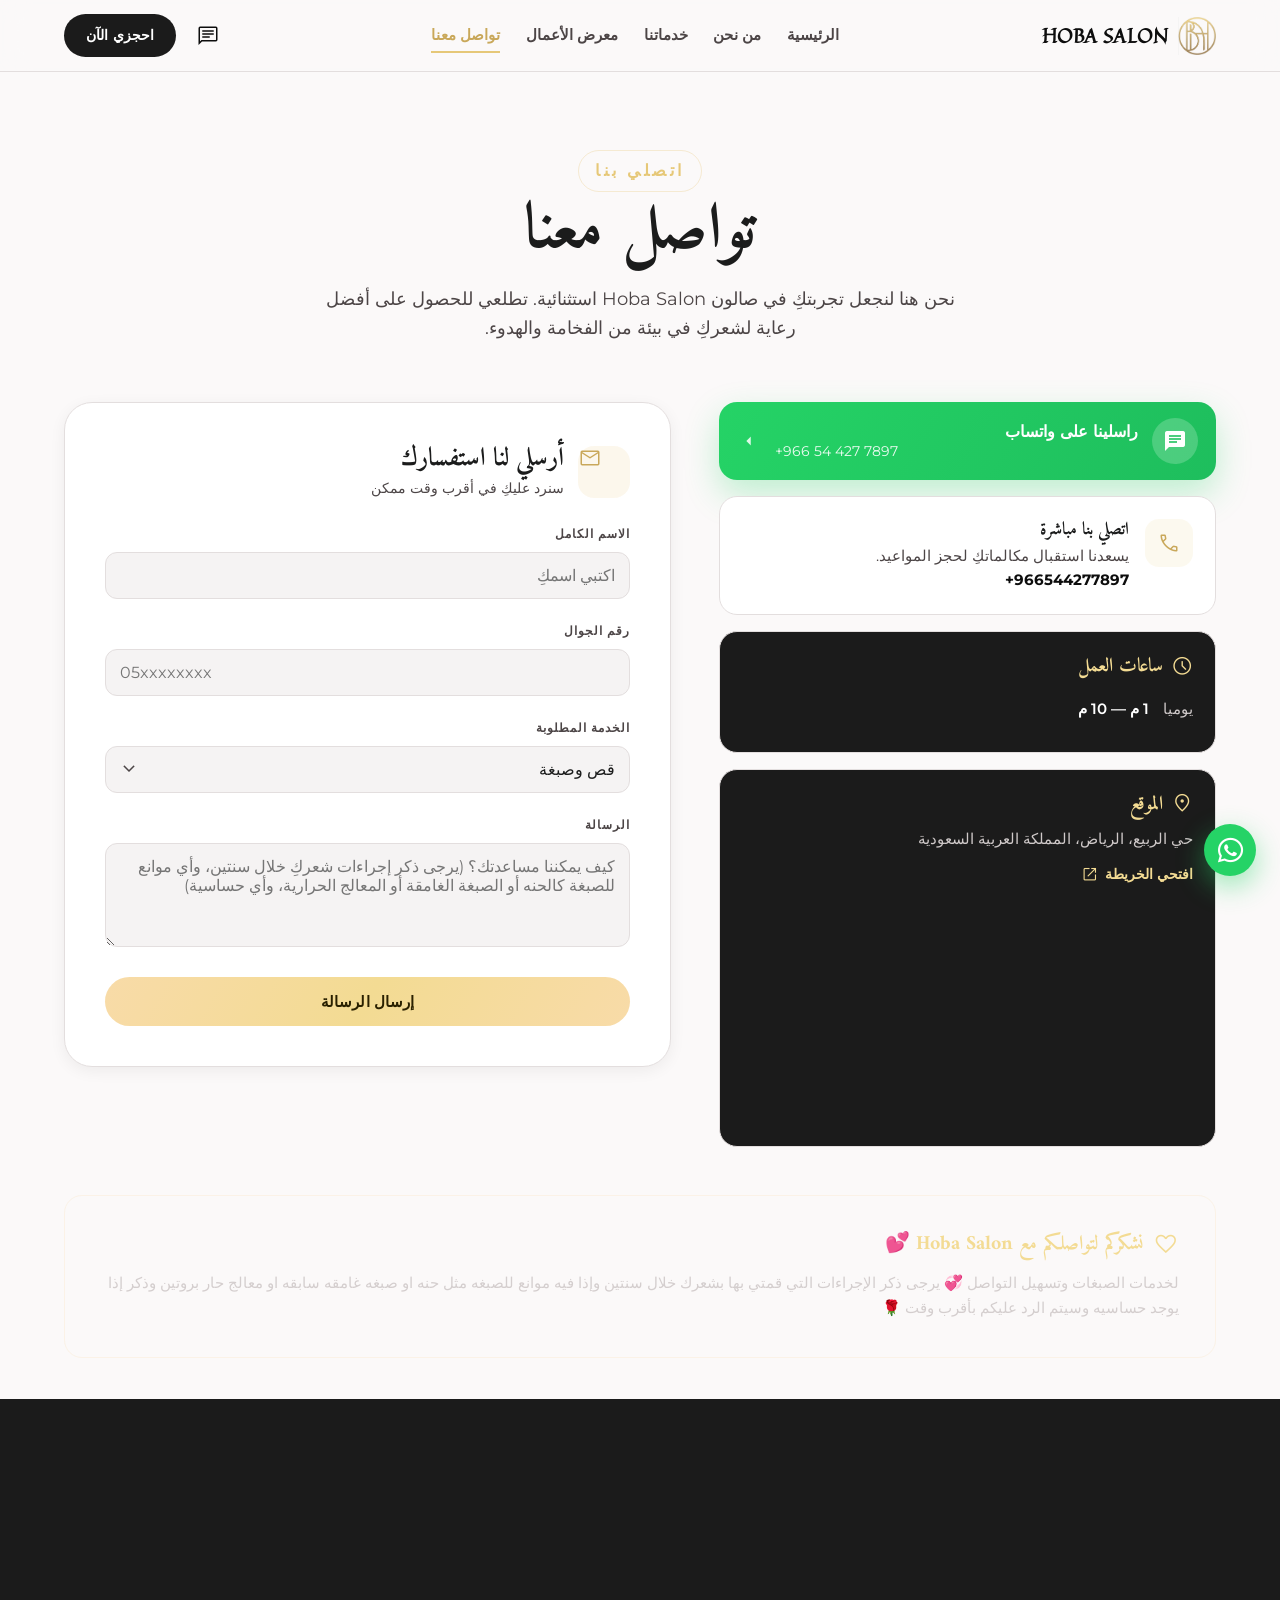
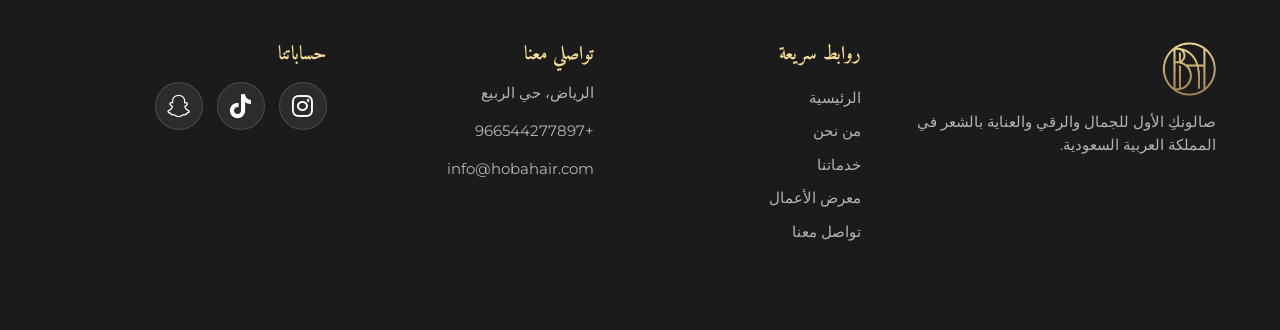
<file: contact.html>
﻿<!DOCTYPE html>
<html dir="rtl" lang="ar">
<head>
  <meta charset="utf-8"/>
  <meta name="viewport" content="width=device-width, initial-scale=1.0"/>
  <title>تواصل معنا | Hoba Salon</title>
  <meta name="description" content="تواصلي مع صالون Hoba Salon لحجز موعدكِ والاستفسار عن خدمات الصبغات والعناية بالشعر."/>
  <link rel="stylesheet" href="assets/css/style.css"/>
  <link rel="stylesheet" href="https://fonts.googleapis.com/css2?family=Material+Symbols+Outlined:wght,FILL@100..700,0..1&display=swap"/>
</head>
<body>

  <div id="header-mount"></div>

  <main class="section contact-page" style="padding-top:clamp(110px,16vw,150px)">
    <div class="container">
      <div class="sec-head reveal" style="text-align:center">
        <span class="eyebrow">اتصلي بنا</span>
        <h1 class="title-lg">تواصل معنا</h1>
        <p class="lead" style="margin-top:12px">نحن هنا لنجعل تجربتكِ في صالون Hoba Salon استثنائية. تطلعي للحصول على أفضل رعاية لشعركِ في بيئة من الفخامة والهدوء.</p>
      </div>

      <div class="contact-grid">
        <!-- Info column -->
        <div class="contact-info reveal">
          <a href="https://wa.me/966544277897" target="_blank" rel="noopener" class="wa-banner">
            <span class="wa-ico"><span class="material-symbols-outlined" style="font-variation-settings:'FILL' 1">chat</span></span>
            <span class="wa-text">
              <b>راسلينا على واتساب</b>
              <span dir="ltr">+966 54 427 7897</span>
            </span>
            <span class="material-symbols-outlined wa-arrow">arrow_left</span>
          </a>

          <div class="info-card">
            <div class="icon"><span class="material-symbols-outlined">call</span></div>
            <div><h3>اتصلي بنا مباشرة</h3><p>يسعدنا استقبال مكالماتكِ لحجز المواعيد.<br/><span dir="ltr" style="font-weight:700;color:var(--primary)">+966544277897</span></p></div>
          </div>

          <div class="info-card dark-card">
            <div>
              <h4><span class="material-symbols-outlined" style="font-size:1.4rem;color:var(--secondary-soft);vertical-align:middle">schedule</span> ساعات العمل</h4>
              <ul class="hours">
                <li><span>يوميا </span><span class="t">1 م — 10 م</span></li>
              </ul>
            </div>
          </div>

          <div class="info-card dark-card">
            <div>
              <h4><span class="material-symbols-outlined" style="font-size:1.4rem;color:var(--secondary-soft);vertical-align:middle">location_on</span> الموقع</h4>
              <p class="loc">حي الربيع، الرياض، المملكة العربية السعودية</p>
              <a href="https://maps.app.goo.gl/cwVfg2vbydKLLXvSA" target="_blank" rel="noopener" class="map-link">افتحي الخريطة <span class="material-symbols-outlined">open_in_new</span></a>
              <iframe src="https://www.google.com/maps/embed?pb=!1m18!1m12!1m3!1d3013.666171886141!2d46.6538125!3d24.7934375!2m3!1f0!2f0!3f0!3m2!1i1024!2i768!4f13.1!3m3!1m2!1s0x3e2ee3002c84f953%3A0xbb9cce31a27b47e9!2sHoba%20Salon!5e1!3m2!1sar!2s!4v1784571568859!5m2!1sar!2s" width="100%" style="border:0;border-radius:var(--radius);margin-top:12px;aspect-ratio:4/3;display:block" allowfullscreen="" loading="lazy" referrerpolicy="strict-origin-when-cross-origin"></iframe>
            </div>
          </div>
        </div>

        <!-- Form column -->
        <div class="form-card reveal r1">
          <div class="form-head">
            <span class="material-symbols-outlined form-badge">mail</span>
            <div>
              <h2>أرسلي لنا استفسارك</h2>
              <p>سنرد عليكِ في أقرب وقت ممكن</p>
            </div>
          </div>
          <form id="contactForm">
            <div class="field-row">
              <div class="field">
                <label>الاسم الكامل</label>
                <input type="text" placeholder="اكتبي اسمكِ" required/>
              </div>
              <div class="field">
                <label>رقم الجوال</label>
                <input type="tel" dir="ltr" placeholder="05xxxxxxxx" required/>
              </div>
            </div>
            <div class="field">
              <label>الخدمة المطلوبة</label>
              <div class="select-wrap">
                <select>
                  <option>قص وصبغة</option>
                  <option>علاج الشعر (بروتين/كيراتين)</option>
                  <option>تسريحات للمناسبات</option>
                  <option>تجهيز عرائس</option>
                  <option>مكياج</option>
                  <option>خدمات أخرى</option>
                </select>
                <span class="material-symbols-outlined select-ico">expand_more</span>
              </div>
            </div>
            <div class="field">
              <label>الرسالة</label>
              <textarea rows="4" placeholder="كيف يمكننا مساعدتك؟ (يرجى ذكر إجراءات شعركِ خلال سنتين، وأي موانع للصبغة كالحنه أو الصبغة الغامقة أو المعالج الحرارية، وأي حساسية)"></textarea>
            </div>
            <button type="submit" class="btn btn-gold" style="width:100%">إرسال الرسالة</button>
          </form>
        </div>
      </div>

      <!-- Hair history notice -->
      <div class="notice reveal" style="margin-top:48px">
        <h4><span class="material-symbols-outlined" style="font-size:1.6rem">favorite</span> نشكركم لتواصلكم مع Hoba Salon 💕</h4>
        <p>لخدمات الصبغات وتسهيل التواصل 💞 يرجى ذكر الإجراءات التي قمتي بها بشعرك خلال سنتين وإذا فيه موانع للصبغه مثل حنه او صبغه غامقه سابقه او معالج حار بروتين وذكر إذا يوجد حساسيه وسيتم الرد عليكم بأقرب وقت 🌹</p>
      </div>
    </div>
  </main>

  <div id="footer-mount"></div>

  <!-- Success modal -->
  <div class="modal" id="successModal">
    <div class="modal-card">
      <div class="check"><span class="material-symbols-outlined" style="font-variation-settings:'wght' 200">check_circle</span></div>
      <h3 style="font-family:var(--font-head);font-size:1.8rem">شكراً لكِ</h3>
      <p class="muted" style="margin:10px 0 24px">تم استلام طلبكِ بنجاح، وسيتواصل معكِ فريق Hoba Salon في أقرب وقت لتنسيق موعدكِ.</p>
      <a href="index.html" class="btn btn-dark" style="width:100%">العودة للرئيسية</a>
    </div>
  </div>

  <script src="assets/js/include.js"></script>
  <script src="assets/js/main.js"></script>
  <script>
    const form = document.getElementById('contactForm');
    const modal = document.getElementById('successModal');
    if (form) form.addEventListener('submit', (e) => { e.preventDefault(); modal.classList.add('open'); form.reset(); });
    if (modal) modal.addEventListener('click', (e) => { if (e.target === modal) modal.classList.remove('open'); });
  </script>
</body>
</html>
</file>
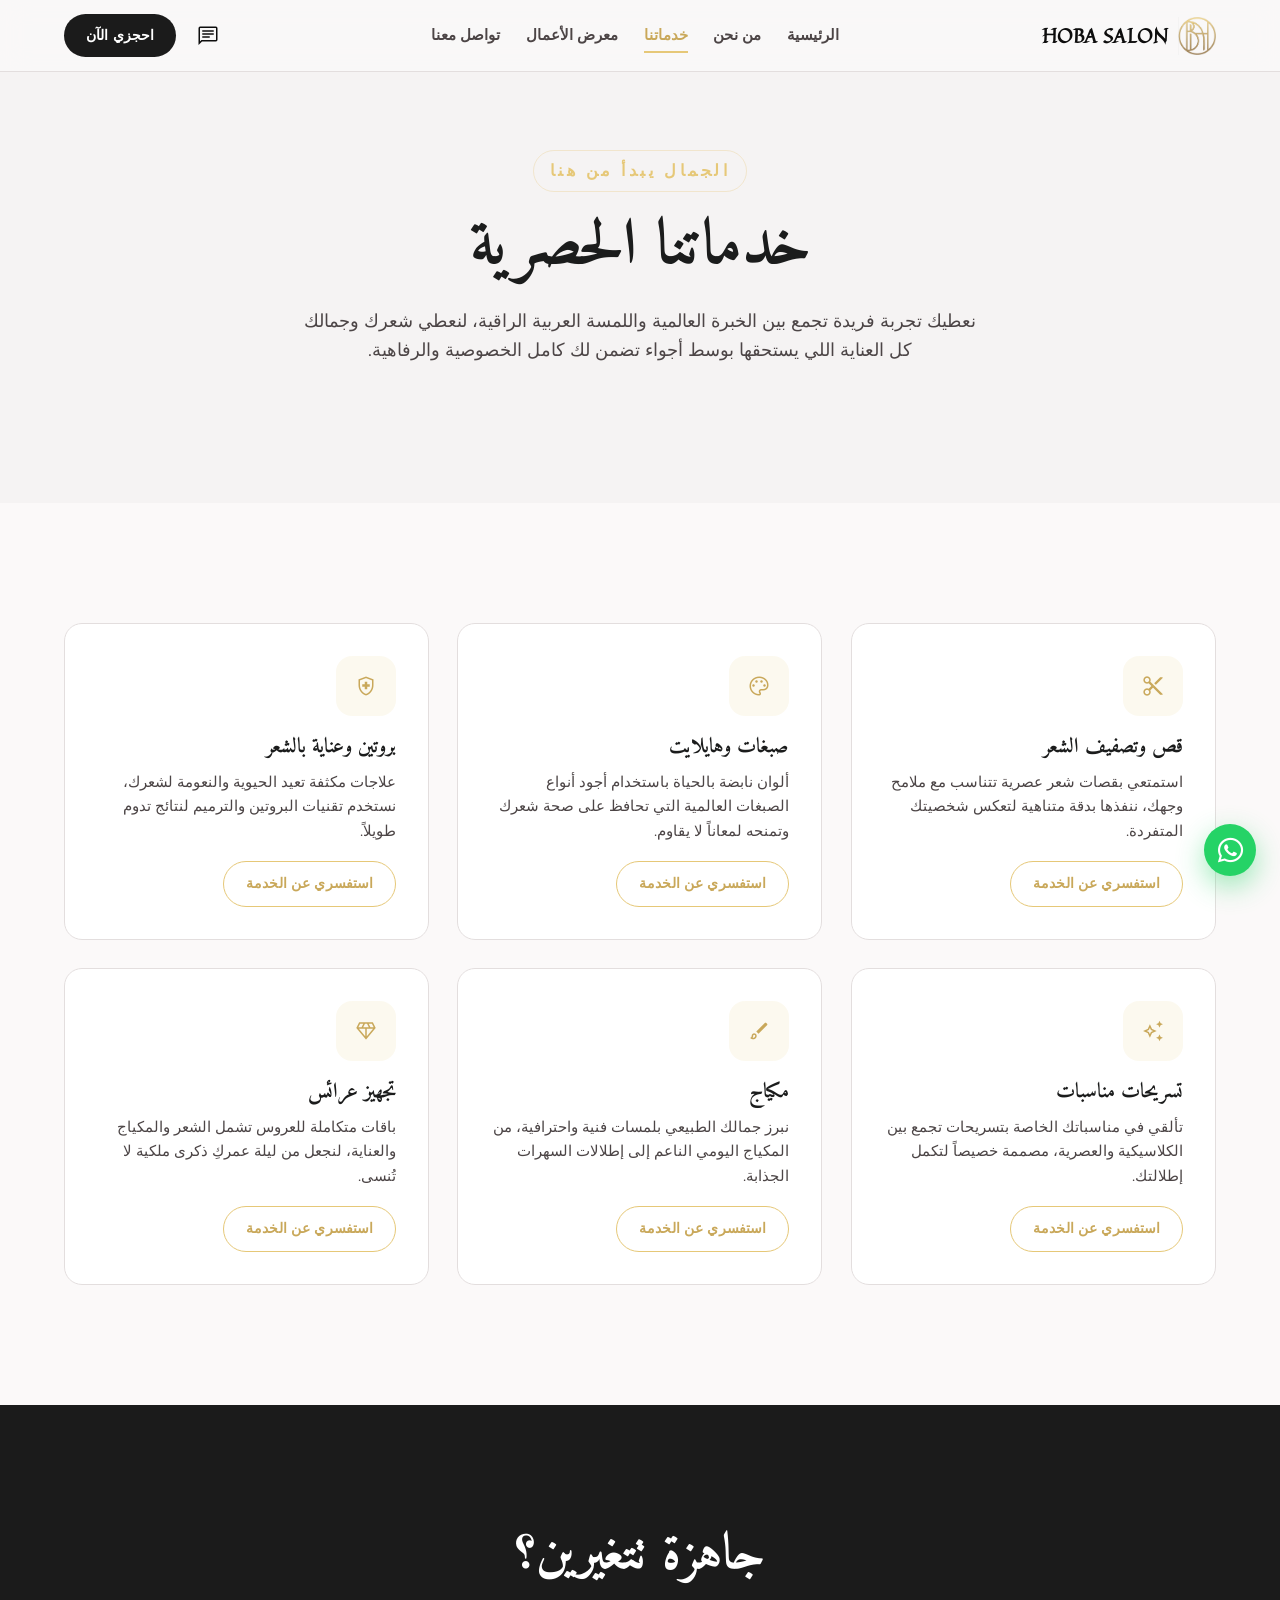
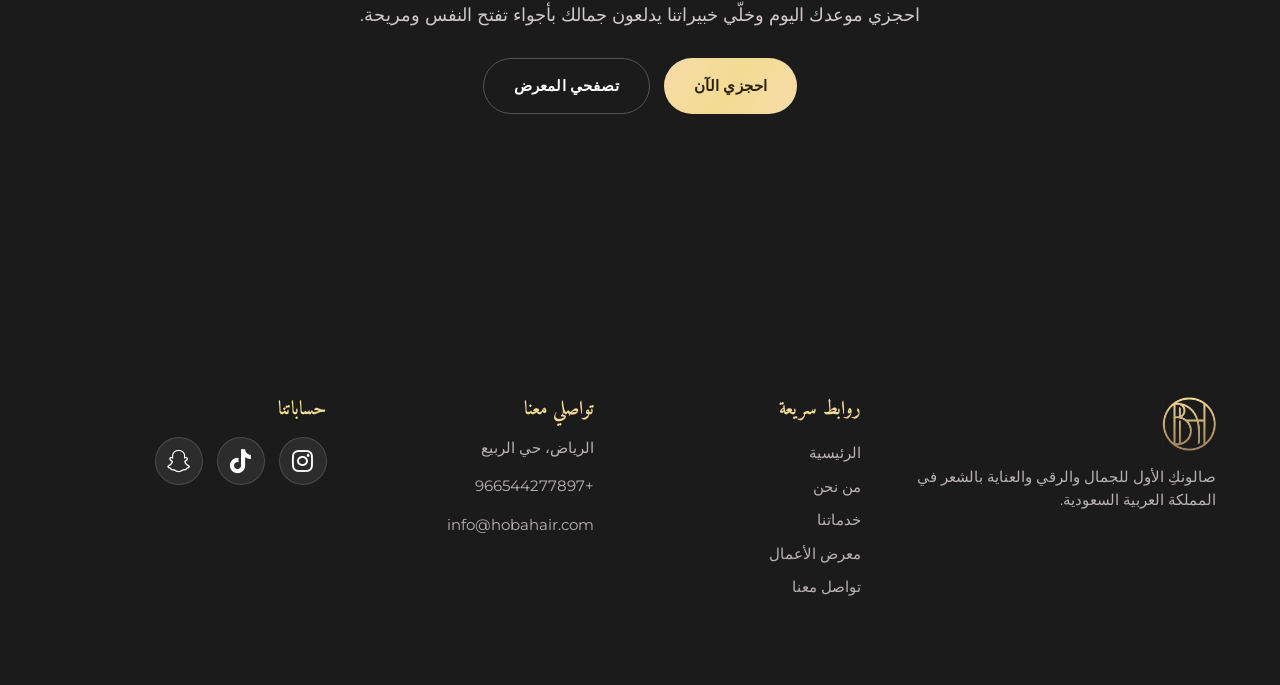
<file: services.html>
﻿<!DOCTYPE html>
<html dir="rtl" lang="ar">
<head>
  <meta charset="utf-8"/>
  <meta name="viewport" content="width=device-width, initial-scale=1.0"/>
  <title>خدماتنا | Hoba Salon — فخامة العناية بالشعر</title>
  <meta name="description" content="خدمات Hoba Salon الحصرية: قص وتصفيف، صبغات وهايلايت، بروتين وعناية، تسريحات مناسبات، مكياج وتجهيز عرائس."/>
  <link rel="stylesheet" href="assets/css/style.css"/>
  <link rel="stylesheet" href="https://fonts.googleapis.com/css2?family=Material+Symbols+Outlined:wght,FILL@100..700,0..1&display=swap"/>
</head>
<body>

  <div id="header-mount"></div>

  <!-- Hero -->
  <section class="section" style="padding-top:clamp(110px,16vw,150px);background:var(--surface-2);text-align:center">
    <div class="container reveal">
      <span class="eyebrow">الجمال يبدأ من هنا</span>
      <h1 class="title-lg" style="margin:16px 0">خدماتنا الحصرية</h1>
      <p class="lead" style="max-width:680px;margin-inline:auto">نعطيك تجربة فريدة تجمع بين الخبرة العالمية واللمسة العربية الراقية، لنعطي شعرك وجمالك كل العناية اللي يستحقها بوسط أجواء تضمن لك كامل الخصوصية والرفاهية.</p>
    </div>
  </section>

  <!-- Services -->
  <section class="section">
    <div class="container">
      <div class="grid cols-3">
        <div class="card reveal">
          <div class="icon"><span class="material-symbols-outlined">content_cut</span></div>
          <h3>قص وتصفيف الشعر</h3>
          <p>استمتعي بقصات شعر عصرية تتناسب مع ملامح وجهك، ننفذها بدقة متناهية لتعكس شخصيتك المتفردة.</p>
          <a href="contact.html" class="btn btn-outline" style="margin-top:18px;padding:11px 22px;font-size:.85rem">استفسري عن الخدمة</a>
        </div>
        <div class="card reveal r1">
          <div class="icon"><span class="material-symbols-outlined">palette</span></div>
          <h3>صبغات وهايلايت</h3>
          <p>ألوان نابضة بالحياة باستخدام أجود أنواع الصبغات العالمية التي تحافظ على صحة شعرك وتمنحه لمعاناً لا يقاوم.</p>
          <a href="contact.html" class="btn btn-outline" style="margin-top:18px;padding:11px 22px;font-size:.85rem">استفسري عن الخدمة</a>
        </div>
        <div class="card reveal r2">
          <div class="icon"><span class="material-symbols-outlined">health_and_safety</span></div>
          <h3>بروتين وعناية بالشعر</h3>
          <p>علاجات مكثفة تعيد الحيوية والنعومة لشعرك، نستخدم تقنيات البروتين والترميم لنتائج تدوم طويلاً.</p>
          <a href="contact.html" class="btn btn-outline" style="margin-top:18px;padding:11px 22px;font-size:.85rem">استفسري عن الخدمة</a>
        </div>
        <div class="card reveal">
          <div class="icon"><span class="material-symbols-outlined">auto_awesome</span></div>
          <h3>تسريحات مناسبات</h3>
          <p>تألقي في مناسباتك الخاصة بتسريحات تجمع بين الكلاسيكية والعصرية، مصممة خصيصاً لتكمل إطلالتك.</p>
          <a href="contact.html" class="btn btn-outline" style="margin-top:18px;padding:11px 22px;font-size:.85rem">استفسري عن الخدمة</a>
        </div>
        <div class="card reveal r1">
          <div class="icon"><span class="material-symbols-outlined">brush</span></div>
          <h3>مكياج</h3>
          <p>نبرز جمالك الطبيعي بلمسات فنية واحترافية، من المكياج اليومي الناعم إلى إطلالات السهرات الجذابة.</p>
          <a href="contact.html" class="btn btn-outline" style="margin-top:18px;padding:11px 22px;font-size:.85rem">استفسري عن الخدمة</a>
        </div>
        <div class="card reveal r2">
          <div class="icon"><span class="material-symbols-outlined">diamond</span></div>
          <h3>تجهيز عرائس</h3>
          <p>باقات متكاملة للعروس تشمل الشعر والمكياج والعناية، لنجعل من ليلة عمركِ ذكرى ملكية لا تُنسى.</p>
          <a href="contact.html" class="btn btn-outline" style="margin-top:18px;padding:11px 22px;font-size:.85rem">استفسري عن الخدمة</a>
        </div>
      </div>
    </div>
  </section>

  <!-- CTA -->
  <section class="section" style="background:var(--primary-soft)">
    <div class="container text-center reveal">
      <h2 class="title" style="color:#fff">جاهزة تتغيرين؟</h2>
      <p class="lead" style="color:#cfc9c9;margin:14px auto 28px;max-width:560px">احجزي موعدك اليوم وخلّي خبيراتنا يدلعون جمالك بأجواء تفتح النفس ومريحة.</p>
      <div class="flex" style="gap:14px;justify-content:center;flex-wrap:wrap">
        <a href="contact.html" class="btn btn-gold">احجزي الآن</a>
        <a href="gallery.html" class="btn btn-ghost">تصفحي المعرض</a>
      </div>
    </div>
  </section>

  <div id="footer-mount"></div>
  <script src="assets/js/include.js"></script>
  <script src="assets/js/main.js"></script>
</body>
</html>
</file>
<file: assets/css/style.css>
﻿/* =========================================================
   Hoba Salon — Modern Responsive Design System
   Pure CSS, no CDN framework dependency
   ========================================================= */
@import url('https://fonts.googleapis.com/css2?family=Amiri:ital,wght@0,400;0,700;1,400;1,700&family=Montserrat:ital,wght@0,100..900;1,100..900&display=swap');
@import url('https://fonts.googleapis.com/css2?family=Material+Symbols+Outlined:wght,FILL@100..700,0..1&display=swap');

:root {
  /* Palette */
  --surface: #fbf9f9;
  --surface-2: #f5f3f3;
  --surface-3: #efeded;
  --surface-white: #ffffff;
  --on-surface: #1b1c1c;
  --on-surface-soft: #4c4546;
  --primary: #0d0d0d;
  --primary-soft: #1b1b1b;
  --on-primary: #ffffff;
  --secondary: #e6c878;
  --secondary-deep: #c9a85a;
  --secondary-soft: #f3db93;
  --secondary-bright: #f8dba8;
  --secondary-glow: #f8dba8;
  --line: #e3dede;
  --line-soft: #cfc4c5;

  --gold: linear-gradient(120deg, #f8dba8 0%, #f3db93 50%, #f8dba8 100%);
  --gold-soft: linear-gradient(120deg, #f8dba8, #f3db93, #f8dba8);

  /* Typography */
  --font-head: 'Amiri', serif;
  --font-body: 'Montserrat', sans-serif;

  /* Layout */
  --maxw: 1200px;
  --radius: 18px;
  --radius-lg: 28px;
  --radius-sm: 12px;

  /* Shadow */
  --shadow-sm: 0 4px 16px rgba(0,0,0,.06);
  --shadow-md: 0 14px 40px rgba(115,92,0,.10);
  --shadow-lg: 0 26px 60px rgba(115,92,0,.16);

  /* Easing */
  --ease: cubic-bezier(.2,.8,.2,1);
}

/* ---------- Reset ---------- */
*, *::before, *::after { box-sizing: border-box; }
html { scroll-behavior: smooth; -webkit-text-size-adjust: 100%; }
body {
  margin: 0;
  background: var(--surface);
  color: var(--on-surface);
  font-family: var(--font-body);
  line-height: 1.6;
  overflow-x: hidden;
}
img { max-width: 100%; display: block; }
a { text-decoration: none; color: inherit; }
button { font-family: inherit; cursor: pointer; border: none; background: none; }
ul { margin: 0; padding: 0; list-style: none; }

h1,h2,h3,h4 { font-family: var(--font-head); line-height: 1.25; margin: 0; font-weight: 700; }

.material-symbols-outlined {
  font-variation-settings: 'FILL' 0, 'wght' 300, 'GRAD' 0, 'opsz' 24;
  line-height: 1;
  vertical-align: middle;
}

/* ---------- Layout helpers ---------- */
.container {
  width: 100%;
  max-width: var(--maxw);
  margin-inline: auto;
  padding-inline: clamp(18px, 5vw, 64px);
}
.section { padding-block: clamp(64px, 11vw, 120px); }
.section:last-of-type { padding-bottom: clamp(24px, 4vw, 40px); }
.section-sm { padding-block: clamp(48px, 7vw, 80px); }

.grid { display: grid; gap: clamp(18px, 2.5vw, 28px); }
.cols-2 { grid-template-columns: repeat(2, 1fr); }
.cols-3 { grid-template-columns: repeat(3, 1fr); }
.cols-4 { grid-template-columns: repeat(4, 1fr); }
.cols-auto { grid-template-columns: repeat(auto-fit, minmax(250px, 1fr)); }

.text-center { text-align: center; }
.flex { display: flex; }
.flex-center { display: flex; align-items: center; justify-content: center; }
.between { display: flex; align-items: center; justify-content: space-between; }

/* ---------- Typography utilities ---------- */
.eyebrow {
  display: inline-flex; align-items: center; gap: 8px;
  font-size: 1rem; font-weight: 600; letter-spacing: .22em;
  text-transform: uppercase; color: var(--secondary);
  border: 1px solid rgba(230,200,120,.3);
  padding: 7px 16px; border-radius: 999px;
}
.title-lg { font-size: clamp(2.4rem, 7vw, 4rem); }
.title { font-size: clamp(2.2rem, 6vw, 3.2rem) !important; line-height: 1.2; }
.lead { font-size: clamp(1rem, 2.2vw, 1.15rem); color: var(--on-surface-soft); }
.muted { color: var(--on-surface-soft); }

/* ---------- Gold text ---------- */
.gold-text {
  background: var(--gold);
  background-size: 200% auto;
  -webkit-background-clip: text; background-clip: text;
  -webkit-text-fill-color: transparent; color: transparent;
  animation: goldShift 5s linear infinite;
}
@keyframes goldShift { to { background-position: 200% center; } }

/* ---------- Buttons ---------- */
.btn {
  display: inline-flex; align-items: center; justify-content: center; gap: 10px;
  padding: 15px 30px; border-radius: 999px;
  font-weight: 700; font-size: .95rem; letter-spacing: .01em;
  transition: transform .35s var(--ease), box-shadow .35s var(--ease), background .3s, color .3s, opacity .3s;
  white-space: nowrap;
}
.btn:active { transform: scale(.96); }
.btn-gold { background: var(--gold-soft); color: #2a2100; position: relative; overflow: hidden; }
.btn-gold::after {
  content: ''; position: absolute; inset: 0;
  background: linear-gradient(120deg, transparent 30%, rgba(255,255,255,.45) 50%, transparent 70%);
  transform: translateX(-120%); transition: transform .7s var(--ease);
}
.btn-gold:hover::after { transform: translateX(120%); }
.btn-gold:hover { transform: translateY(-3px); box-shadow: var(--shadow-md); }
.btn-dark { background: var(--primary-soft); color: #fff; }
.btn-dark:hover { transform: translateY(-3px); box-shadow: var(--shadow-md); }
.btn-outline { border: 1.5px solid var(--secondary); color: var(--secondary-deep); }
.btn-outline:hover { background: var(--secondary); color: #fff; transform: translateY(-3px); box-shadow: var(--shadow-md); }
.btn-ghost { border: 1.5px solid rgba(255,255,255,.25); color: #fff; }
.btn-ghost:hover { background: rgba(255,255,255,.1); }

/* ---------- Header ---------- */
.site-header {
  position: fixed; inset: 0 0 auto 0; z-index: 60;
  height: 72px;
  background: rgba(251,249,249,.82);
  backdrop-filter: blur(14px); -webkit-backdrop-filter: blur(14px);
  border-bottom: 1px solid var(--line);
  transition: box-shadow .3s, background .3s, transform .4s var(--ease);
}
.site-header.scrolled { box-shadow: var(--shadow-sm); background: rgba(251,249,249,.95); }
.header-inner { height: 100%; display: flex; align-items: center; justify-content: space-between; gap: 16px; }
.brand { display: flex; align-items: center; gap: 10px; }
.brand img { height: 38px; width: auto; }
.brand .brand-name { font-family: 'Quintessential', cursive; font-weight: 700; font-size: 1.25rem; color: var(--primary); letter-spacing: .02em; }

.nav { display: flex; gap: clamp(14px, 2vw, 30px); align-items: center; }
.nav a {
  position: relative; font-weight: 600; font-size: .92rem; color: var(--on-surface-soft);
  padding-block: 6px; transition: color .3s;
}
.nav a::after {
  content: ''; position: absolute; bottom: 0; right: 0; height: 2px; width: 0;
  background: var(--secondary); transition: width .35s var(--ease);
}
.nav a:hover { color: var(--primary); }
.nav a:hover::after, .nav a.active::after { width: 100%; }
.nav a.active { color: var(--secondary-deep); font-weight: 700; }

.header-actions { display: flex; align-items: center; gap: 12px; }
.icon-btn {
  width: 40px; height: 40px; border-radius: 50%;
  display: grid; place-items: center; color: var(--primary);
  transition: background .3s, transform .3s, opacity .3s; font-size: 1.4rem;
}
.icon-btn:hover { background: var(--surface-3); transform: scale(1.05); }

/* .menu-toggle visibility is handled by mobile-first responsive rules below */

/* Mobile menu — right side drawer */
.mobile-menu {
  position: fixed; inset: 0 0 0 auto; z-index: 70;
  width: min(82vw, 340px);
  background: rgba(27,27,27,.72);
  backdrop-filter: blur(18px) saturate(140%);
  -webkit-backdrop-filter: blur(18px) saturate(140%);
  border-inline-start: 1px solid rgba(255,255,255,.12);
  box-shadow: -20px 0 60px rgba(0,0,0,.35);
  display: flex; flex-direction: column;
  padding: 88px 26px 30px;
  align-items: stretch; text-align: right;
  transform: translateX(100%);
  opacity: 0; pointer-events: none;
  transition: transform .4s var(--ease), opacity .3s var(--ease);
  overflow-y: auto;
}
.mobile-menu.open { transform: translateX(0); opacity: 1; pointer-events: auto; }
.mobile-menu::before {
  content: ''; position: fixed; inset: 0; right: 100%;
  background: rgba(0,0,0,.45); opacity: 0; transition: opacity .4s var(--ease);
  pointer-events: none;
}
.mobile-menu.open::before { opacity: 1; }
.mobile-menu a {
  font-family: var(--font-head); font-size: 1.5rem; font-weight: 700;
  color: #fff; padding: 14px 6px;
  border-bottom: 1px solid rgba(255,255,255,.08);
  transition: color .3s, padding-inline .3s var(--ease);
}
.mobile-menu a:last-of-type { border-bottom: none; }
.mobile-menu a.active { color: var(--secondary-soft); }
.mobile-menu a:hover { color: var(--secondary-soft); padding-inline-start: 14px; }
.mobile-menu .btn { font-family: var(--font-body); margin-top: 22px; width: 100%; }
.mobile-close {
  position: absolute; top: 22px; left: 18px; z-index: 2;
  width: 42px; height: 42px; border-radius: 50%;
  display: grid; place-items: center;
  background: rgba(255,255,255,.1); color: #fff; font-size: 1.6rem;
  transition: background .3s, transform .3s;
}
.mobile-close:hover { background: rgba(255,255,255,.2); transform: rotate(90deg); }
body.menu-open { overflow: hidden; }

/* ---------- Scroll progress ---------- */
.scroll-progress {
  position: fixed; top: 0; right: 0; height: 3px; width: 0; z-index: 80;
  background: var(--gold); background-size: 200% auto;
  animation: goldShift 3s linear infinite;
}

/* ---------- Hero ---------- */
.hero {
  position: relative; min-height: 100svh; display: flex; align-items: center;
  background: var(--primary-soft); color: #fff; overflow: hidden;
  padding-top: 72px;
}
.hero-bg { position: absolute; inset: 0; }
.hero-bg img { width: 100%; height: 100%; object-fit: cover; }
.hero-bg::after {
  content: ''; position: absolute; inset: 0;
  background: linear-gradient(270deg, rgba(13,13,13,.85) 0%, rgba(13,13,13,.45) 55%, rgba(13,13,13,.15) 100%);
}
.hero-glow { position: absolute; width: 420px; height: 420px; border-radius: 50%; filter: blur(80px); opacity: .5; pointer-events: none; }
.hero-glow.a { top: 5%; left: 4%; background: var(--secondary-glow); animation: drift 16s ease-in-out infinite; }
.hero-glow.b { bottom: 8%; right: 6%; background: var(--secondary-soft); animation: floaty 9s ease-in-out infinite; }
.hero-inner {
  position: relative; z-index: 2;
  display: grid; grid-template-columns: 1.05fr .95fr; gap: clamp(30px, 5vw, 70px);
  align-items: center; width: 100%;
}
.hero-text .title-lg { color: #fff; }
.hero-text .lead { color: #d9d4d4; }
.hero-text .eyebrow { color: var(--secondary); border-color: rgba(230,200,120,.3); }
.hero-cta { display: flex; flex-wrap: wrap; gap: 14px; margin-top: 8px; }
.hero-media { position: relative; }
.hero-frame {
  position: relative; border-radius: var(--radius-lg); overflow: hidden;
  box-shadow: var(--shadow-lg); border: 1px solid rgba(255,255,255,.12);
  aspect-ratio: 16/10;
}
.hero-frame img { width: 100%; height: 100%; object-fit: cover; }
.hero-frame::before {
  content: ''; position: absolute; inset: -14px; border: 1px solid var(--secondary-soft);
  border-radius: calc(var(--radius-lg) + 14px); opacity: .35; z-index: -1;
  animation: pulseRing 4.5s ease-in-out infinite;
}
.hero-badge {
  position: absolute; bottom: -22px; right: -14px;
  background: var(--surface-white); padding: 18px 22px; border-radius: 18px;
  box-shadow: var(--shadow-md); border: 1px solid rgba(230,200,120,.25);
}
.hero-badge b { display: block; color: var(--secondary-deep); font-size: 1.05rem; }
.hero-badge span { color: var(--on-surface-soft); font-size: .82rem; }

/* ---------- Stat strip ---------- */
.stats { background: var(--surface-2); }
.stat-grid { display: grid; grid-template-columns: repeat(4, 1fr); gap: clamp(16px,3vw,32px); text-align: center; }
.stat .num { font-family: var(--font-head); font-size: clamp(2rem, 5vw, 3rem); color: var(--secondary-deep); line-height: 1; }
.stat .lbl { font-size: .72rem; letter-spacing: .14em; text-transform: uppercase; color: var(--on-surface-soft); margin-top: 8px; }

/* ---------- Cards (services) ---------- */
.card {
  background: var(--surface-white); border: 1px solid var(--line);
  border-radius: var(--radius); padding: clamp(22px, 3vw, 32px);
  transition: transform .5s var(--ease), box-shadow .5s var(--ease), border-color .4s;
}
.card:hover { transform: translateY(-10px); box-shadow: var(--shadow-md); border-color: var(--secondary); }
.card .icon {
  width: 60px; height: 60px; border-radius: 16px; display: grid; place-items: center;
  background: rgba(230,200,120,.12); color: var(--secondary-deep); font-size: 1.8rem;
  margin-bottom: 18px; transition: transform .5s var(--ease), background .4s;
}
.card:hover .icon { transform: scale(1.12) rotate(-5deg); background: var(--secondary-soft); }
.card h3 { font-size: 1.3rem; margin-bottom: 10px; }
.card p { color: var(--on-surface-soft); font-size: .95rem; margin: 0; }

/* ---------- Section head ---------- */
.sec-head { text-align: center; max-width: 640px; margin-inline: auto; margin-bottom: clamp(36px, 5vw, 60px); }
.sec-head .title { margin-block: 14px 10px; }
.divider { width: 80px; height: 3px; background: var(--gold); background-size: 200% auto; animation: goldShift 4s linear infinite; margin: 0 auto; border-radius: 2px; }

/* ---------- Features (why us) ---------- */
.feat-grid { display: grid; grid-template-columns: repeat(2, 1fr); gap: clamp(16px,2vw,22px); }
.feat {
  display: flex; flex-direction: column; gap: 12px;
  background: var(--surface-white); border: 1px solid var(--line);
  border-radius: var(--radius); padding: 22px;
  transition: transform .5s var(--ease), box-shadow .5s var(--ease);
}
.feat:hover { transform: translateY(-8px); box-shadow: var(--shadow-sm); }
.feat-head { display: flex; align-items: center; gap: 12px; }
.feat .icon { flex: 0 0 auto; width: 46px; height: 46px; border-radius: 14px; display: grid; place-items: center; background: rgba(230,200,120,.12); color: var(--secondary-deep); font-size: 1.5rem; }
.feat h4 { font-size: 1.15rem; margin: 0; }
.feat p { color: var(--on-surface-soft); font-size: .9rem; margin: 0; line-height: 1.6; }
.feat.wide { grid-column: 1 / -1; }

/* ---------- Gallery ---------- */
.masonry { columns: 4; column-gap: clamp(10px, 1.5vw, 18px); }
.masonry-item { break-inside: avoid; margin-bottom: clamp(10px, 1.5vw, 18px); position: relative; border-radius: var(--radius); overflow: hidden; cursor: pointer; background: var(--surface-3); }
.masonry-item img { width: 100%; height: auto; display: block; transition: transform .5s var(--ease), opacity .5s var(--ease); }
.masonry-item:hover img { transform: scale(1.04); }
.masonry-item video { width: 100%; height: auto; display: block; object-fit: cover; background: #000; }
.masonry-item .play-btn {
  position: absolute; inset: 0; display: flex; align-items: center; justify-content: center;
  background: rgba(0,0,0,.25); opacity: 1; transition: opacity .3s var(--ease); z-index: 2;
}
.masonry-item video::-webkit-media-controls { display: none !important; }
.masonry-item video::-webkit-media-controls-enclosure { display: none !important; }
.masonry-item.is-playing .play-btn { opacity: 0; pointer-events: none; }
.masonry-item .play-btn::before {
  content: ''; width: 50px; height: 50px; border-radius: 50%;
  background: rgba(255,255,255,.92); box-shadow: var(--shadow-md);
}
.masonry-item .play-btn::after {
  content: ''; position: absolute; width: 0; height: 0;
  border-left: 16px solid var(--primary); border-top: 10px solid transparent; border-bottom: 10px solid transparent;
  margin-left: 3px;
}
.masonry-item .cap {
  position: absolute; inset: auto 0 0 0; padding: 14px;
  background: linear-gradient(0deg, rgba(230,200,120,.75), transparent);
  color: #fff; font-family: var(--font-head); font-size: 1.05rem;
  opacity: 0; transform: translateY(8px); transition: .4s var(--ease); z-index: 3;
}
.masonry-item:hover .cap { opacity: 1; transform: translateY(0); }
.masonry-item.is-playing .cap { display: none; }

@media (max-width: 639px) {
  .masonry { columns: 2; column-gap: 10px; }
  .masonry-item { margin-bottom: 10px; }
  .masonry-item .cap { opacity: 1; transform: none; padding: 12px; font-size: .95rem; }
  .masonry-item .play-btn::before { width: 40px; height: 40px; }
  .masonry-item .play-btn::after { border-left-width: 13px; border-top-width: 8px; border-bottom-width: 8px; margin-left: 2px; }
  .home-gallery .masonry-item img { height: 200px; }
}
@media (min-width: 640px) and (max-width: 1023px) {
  .masonry { columns: 3; }
  .home-gallery .masonry-item img { height: 260px; }
}
@media (min-width: 1024px) and (max-width: 1599px) {
  .masonry { columns: 4; }
  .home-gallery .masonry-item img { height: 460px; }
}
@media (min-width: 1600px) {
  .masonry { columns: 5; }
  .home-gallery .masonry-item img { height: 500px; }
}

/* Home gallery preview: grid layout (4 on desktop, 2 on mobile) */
.home-gallery {
  display: grid; grid-template-columns: repeat(2, 1fr); gap: 22px;
  columns: auto;
}
.home-gallery .masonry-item { margin-bottom: 0; }
.home-gallery .masonry-item img { height: 240px; object-fit: cover; width: 100%; }
.filters { display: flex; flex-wrap: wrap; gap: 10px; justify-content: center; margin-bottom: 38px; }
.filter {
  padding: 10px 22px; border-radius: 999px; font-weight: 600; font-size: .88rem;
  background: var(--surface-3); color: var(--on-surface-soft);
  transition: background .3s, color .3s, transform .3s;
}
.filter:hover { transform: translateY(-2px); }
.filter.active { background: var(--secondary-deep); color: #fff; }

/* ---------- Testimonial ---------- */
.testi { position: relative; background: var(--primary-soft); color: #fff; overflow: hidden; text-align: center; }
.testi .quote { font-size: clamp(1.6rem, 4vw, 2.6rem); font-family: var(--font-head); line-height: 1.4; max-width: 820px; margin: 18px auto; }
.testi .who { color: var(--secondary-soft); font-family: var(--font-head); font-size: 1.2rem; }

/* ---------- Testimonials Carousel ---------- */
.testimonials-section { padding-bottom: 0; }
.marquee-wrap {
  overflow: hidden;
  width: 100%;
  margin-top: 40px;
}
.marquee-track {
  display: flex;
  gap: 20px;
  animation: marqueeRTL 40s linear infinite;
  width: max-content;
}
.marquee-group {
  display: flex;
  gap: 20px;
  flex-shrink: 0;
}
.testi-card {
  flex-shrink: 0;
  width: clamp(220px, 28vw, 340px);
  border-radius: var(--radius);
  overflow: hidden;
  border: 1px solid var(--line);
  background: var(--surface-white);
  box-shadow: var(--shadow-sm);
  transition: transform .4s var(--ease), box-shadow .4s;
}
.testi-card:hover {
  transform: translateY(-6px);
  box-shadow: var(--shadow-md);
}
.testi-card img {
  width: 100%;
  height: auto;
  object-fit: contain;
  background: var(--surface-2);
  display: block;
  overflow: hidden;
  border-radius: var(--radius) var(--radius) 0 0;
}
.marquee-wrap:hover .marquee-track {
  animation-play-state: paused;
}
@keyframes marqueeRTL {
  0% { transform: translateX(0); }
  100% { transform: translateX(-50%); }
}

/* ---------- CTA ---------- */
.cta-box {
  background: var(--surface-white); border: 1px solid rgba(230,200,120,.3);
  border-radius: var(--radius-lg); padding: clamp(34px, 6vw, 64px);
  box-shadow: var(--shadow-md); text-align: center;
}
.cta-box .title { margin-bottom: 14px; }

/* ---------- Contact ---------- */
.contact-grid { display: grid; grid-template-columns: .9fr 1.1fr; gap: clamp(24px,4vw,48px); align-items: start; }
.contact-info { display: flex; flex-direction: column; gap: 16px; }

.wa-banner {
  display: flex; align-items: center; gap: 14px;
  background: linear-gradient(120deg, #25D366, #1ebe5d);
  color: #fff; padding: 16px 18px; border-radius: var(--radius);
  box-shadow: 0 14px 34px rgba(37,211,102,.28);
  transition: transform .35s var(--ease), box-shadow .35s var(--ease);
}
.wa-banner:hover { transform: translateY(-4px); box-shadow: 0 20px 44px rgba(37,211,102,.4); }
.wa-ico { width: 46px; height: 46px; border-radius: 50%; background: rgba(255,255,255,.2); display: grid; place-items: center; font-size: 1.6rem; flex: 0 0 auto; }
.wa-text { display: flex; flex-direction: column; line-height: 1.35; flex: 1; }
.wa-text b { font-size: 1.02rem; }
.wa-text span { font-size: .9rem; opacity: .9; }
.wa-arrow { font-size: 1.6rem; opacity: .85; }

.info-card { background: var(--surface-white); border: 1px solid var(--line); border-radius: var(--radius); padding: 22px; display: flex; gap: 16px; align-items: flex-start; transition: transform .4s var(--ease), box-shadow .4s; }
.info-card:hover { transform: translateY(-6px); box-shadow: var(--shadow-sm); }
.info-card .icon { width: 48px; height: 48px; border-radius: 14px; display: grid; place-items: center; background: rgba(230,200,120,.12); color: var(--secondary-deep); font-size: 1.4rem; flex: 0 0 auto; }
.info-card h3 { font-size: 1.1rem; margin-bottom: 4px; }
.info-card p { color: var(--on-surface-soft); font-size: .92rem; margin: 0; }
.dark-card { background: var(--primary-soft); color: #fff; }
.dark-card .icon { background: rgba(248,219,168,.15); color: var(--secondary-soft); }
.dark-card h4 { font-family: var(--font-head); font-size: 1.2rem; color: var(--secondary-soft); margin: 0 0 12px; display: flex; align-items: center; gap: 8px; }
.hours { margin: 0; padding: 0; list-style: none; }
.hours li { display: flex; justify-content: space-between; gap: 12px; padding-block: 8px; border-bottom: 1px solid rgba(255,255,255,.1); color: #cfc9c9; font-size: .92rem; }
.hours li:last-child { border-bottom: none; }
.hours .t { color: #fff; font-weight: 600; }
.dark-card p.loc { color: #cfc9c9; margin: 0 0 10px; }
.map-link { display: inline-flex; align-items: center; gap: 6px; color: var(--secondary-soft); font-size: .88rem; font-weight: 600; }
.map-link .material-symbols-outlined { font-size: 1.1rem; }
.map-link:hover { text-decoration: underline; }

.form-card { background: var(--surface-white); border: 1px solid var(--line); border-radius: var(--radius-lg); padding: clamp(24px,4vw,40px); box-shadow: var(--shadow-sm); }
.form-head { display: flex; align-items: center; gap: 14px; margin-bottom: 24px; }
.form-badge { width: 52px; height: 52px; border-radius: 16px; display: grid; place-items: center; background: rgba(230,200,120,.14); color: var(--secondary-deep); font-size: 1.7rem; flex: 0 0 auto; }
.form-head h2 { font-family: var(--font-head); font-size: 1.6rem; margin: 0; }
.form-head p { color: var(--on-surface-soft); font-size: .9rem; margin: 2px 0 0; }
.field { margin-bottom: 22px; }
.field label { display: block; font-size: .78rem; font-weight: 600; letter-spacing: .08em; text-transform: uppercase; color: var(--on-surface-soft); margin-bottom: 8px; }
.field input, .field select, .field textarea {
  width: 100%; background: var(--surface-2); border: 1px solid var(--line); border-radius: 12px;
  padding: 13px 14px; font-family: inherit; font-size: 1rem; color: var(--on-surface);
  transition: border-color .3s, box-shadow .3s;
}
.field input:focus, .field select:focus, .field textarea:focus { outline: none; border-color: var(--secondary); box-shadow: 0 0 0 3px rgba(230,200,120,.18); }
.field textarea { resize: vertical; }
.select-wrap { position: relative; }
.select-wrap select { appearance: none; -webkit-appearance: none; padding-inline-end: 40px; cursor: pointer; }
.select-ico { position: absolute; top: 50%; left: 12px; transform: translateY(-50%); color: var(--on-surface-soft); pointer-events: none; font-size: 1.4rem; }
.field-row { display: grid; grid-template-columns: 1fr 1fr; gap: 22px; }

/* ---------- Notice banner ---------- */
.notice { background: var(--dark); border: 1px solid rgba(248,219,168,.22); border-radius: var(--radius); padding: clamp(24px,4vw,36px); }
.notice h4 { display: flex; align-items: center; gap: 10px; color: var(--secondary-soft); font-size: 1.25rem; margin-bottom: 12px; }
.notice p { color: #d4cece; font-size: .95rem; margin: 0; line-height: 1.7; }

/* ---------- Footer ---------- */
.site-footer { background: var(--primary-soft); color: #fff; }
.footer-inner {padding-top: 0; padding-top: clamp(20px,3vw,32px); padding-bottom: clamp(48px,7vw,80px); }
.footer-grid { display: grid; grid-template-columns: 1.4fr 1fr 1fr 1.2fr; gap: clamp(24px,4vw,48px); }
.footer-grid h4 { font-family: var(--font-head); font-size: 1.2rem; color: var(--secondary-soft); margin-bottom: 16px; }
.footer-logo { font-family: var(--font-head); font-size: 2rem; color: var(--secondary-soft); display: block; margin-bottom: 14px; }
.footer-grid a { color: #b9b3b3; font-size: .92rem; display: inline-block; padding-block: 5px; transition: color .3s; }
.footer-grid a:hover { color: #fff; }
.footer-grid p { color: #b9b3b3; font-size: .92rem; }
.social { display: flex; flex-direction: row; flex-wrap: wrap; gap: 14px; }
.social a {
  display: inline-flex; align-items: center; justify-content: center; gap: 10px;
  width: 48px; height: 48px; padding: 0;
  border-radius: 50%; color: #fff; font-size: .92rem; overflow: hidden;
  background: rgba(255,255,255,.08); border: 1px solid rgba(255,255,255,.14);
  transition: transform .3s var(--ease), background .3s, color .3s, border-color .3s, box-shadow .3s;
}
.social a .material-symbols-outlined,
.social a > i { color: #fff; font-size: 1.5rem; transition: transform .3s var(--ease); }
.social a .lbl { display: none; white-space: nowrap; font-weight: 600; }
.social a:hover { transform: translateY(-3px); }
.social a:hover > i { transform: scale(1.12); }
.social a.ig:hover { background: rgba(193,53,132,.18); border-color: #c13584; color: #e9599f; box-shadow: 0 8px 22px rgba(193,53,132,.25); }
.social a.tt:hover { background: rgba(0,0,0,.25); border-color: #25f4ee; color: #25f4ee; box-shadow: 0 8px 22px rgba(37,244,238,.2); }
.social a.sc:hover { background: rgba(255,252,0,.12); border-color: #fffc00; color: #fffc00; box-shadow: 0 8px 22px rgba(255,252,0,.18); }
.social a.ig:hover > i,
.social a.tt:hover > i,
.social a.sc:hover > i { color: inherit; }
.footer-bottom { border-top: 1px solid rgba(255,255,255,.1); margin-top: 40px; padding-top: 24px; display: flex; justify-content: space-between; align-items: center; flex-wrap: wrap; gap: 14px; }
.footer-bottom a { color: #b9b3b3; font-size: .88rem; margin-inline-start: 18px; }
.footer-bottom p { color: rgba(255,255,255,.5); font-size: .85rem; margin: 0; }

/* ---------- Back to top ---------- */
.back-top {
  position: fixed; bottom: 24px; left: 24px; z-index: 70;
  width: 46px; height: 46px; border-radius: 50%; background: var(--primary-soft); color: #fff;
  display: grid; place-items: center; box-shadow: var(--shadow-md);
  opacity: 0; transform: translateY(20px) scale(.9); pointer-events: none;
  transition: opacity .35s, transform .35s var(--ease), background .3s;
}
.back-top.show { opacity: 1; transform: translateY(0) scale(1); pointer-events: auto; }
.back-top:hover { background: var(--secondary-deep); }

/* ---------- WhatsApp floating button ---------- */
.wa-float {
  position: fixed; bottom: 24px; right: 24px; left: auto; z-index: 70;
  width: 52px; height: 52px; border-radius: 50%;
  background: #25D366; color: #fff;
  display: grid; place-items: center;
  box-shadow: 0 10px 28px rgba(37,211,102,.45);
  font-size: 1.8rem;
  transition: transform .3s var(--ease), box-shadow .3s;
}
.wa-float:hover { transform: scale(1.1); box-shadow: 0 14px 36px rgba(37,211,102,.6); }

/* ---------- Success modal ---------- */
.modal {
  position: fixed; inset: 0; z-index: 90; display: grid; place-items: center; padding: 20px;
  background: rgba(230,200,120,.6); backdrop-filter: blur(6px);
  opacity: 0; pointer-events: none; transition: opacity .3s;
}
.modal.open { opacity: 1; pointer-events: auto; }
.modal-card {
  background: #fff; border-radius: var(--radius-lg); padding: 40px; max-width: 420px; width: 100%; text-align: center;
  box-shadow: var(--shadow-lg); transform: scale(.95); transition: transform .35s var(--ease);
}
.modal.open .modal-card { transform: scale(1); }
.modal-card .check { width: 78px; height: 78px; margin: 0 auto 18px; border-radius: 50%; border: 1px solid rgba(230,200,120,.4); background: var(--surface-2); display: grid; place-items: center; }
.modal-card .check .material-symbols-outlined { font-size: 2.6rem; color: var(--secondary-deep); }

/* ---------- Animations ---------- */
@keyframes floatUp { from { opacity: 0; transform: translateY(50px); } to { opacity: 1; transform: translateY(0); } }
@keyframes floaty { 0%,100% { transform: translateY(0); } 50% { transform: translateY(-22px); } }
@keyframes drift { 0%,100% { transform: translate(0,0); } 50% { transform: translate(26px,-26px); } }
@keyframes pulseRing { 0%,100% { opacity: .25; transform: scale(1); } 50% { opacity: .55; transform: scale(1.02); } }

.hero-anim { opacity: 0; animation: floatUp 1.1s var(--ease) forwards; }
.d1 { animation-delay: .15s; } .d2 { animation-delay: .35s; } .d3 { animation-delay: .55s; } .d4 { animation-delay: .75s; }
.floaty { animation: floaty 7s ease-in-out infinite; }

.reveal { opacity: 0; transform: translateY(40px); transition: opacity .9s var(--ease), transform .9s var(--ease); will-change: opacity, transform; }
.reveal.in { opacity: 1; transform: none; }
.r1 { transition-delay: .12s; } .r2 { transition-delay: .24s; } .r3 { transition-delay: .36s; } .r4 { transition-delay: .48s; }

/* =========================================================
   Responsive — Mobile First
   Base styles target small screens; larger breakpoints
   progressively enhance the layout.
   ========================================================= */

/* ---------- Base (mobile) ---------- */
html, body { max-width: 100%; overflow-x: hidden; }
.section, .container { width: 100%; max-width: 100%; }
.why-grid, .feat-grid, .feat { width: 100%; max-width: 100%; }
.nav { display: none; }
.menu-toggle { display: grid; }
.header-actions .btn-dark { display: none; }

.hero-inner { grid-template-columns: 1fr; text-align: center; gap: 32px; }
.hero-text { order: 2; }
.hero-media { order: 1; max-width: 520px; margin-inline: auto; width: 100%; }
.hero-frame { aspect-ratio: 16/9; }
.hero-cta { justify-content: center; }
.hero-badge { position: static; margin-top: 18px; padding: 14px 18px; }

.cols-2, .cols-3, .cols-4 { grid-template-columns: 1fr; }
.stat-grid { grid-template-columns: repeat(4, 1fr); gap: 28px; }
.feat-grid { grid-template-columns: repeat(2, 1fr); }
.feat.wide { grid-column: auto; }
.why-grid { grid-template-columns: 1fr !important; gap: 28px; align-items: stretch; width: 100% !important; max-width: 100% !important; text-align: right !important; direction: rtl !important; margin-inline: 0 !important; }
.why-grid .feat-grid { margin-top: 0; width: 100% !important; max-width: 100% !important; text-align: right !important; }
.feat-grid { display: grid; grid-template-columns: repeat(2, 1fr); gap: clamp(12px,3vw,18px); width: 100%; max-width: 100%; }
.feat-grid > * { min-width: 0; }
.feat { width: 100%; min-width: 0; overflow-wrap: break-word; text-align: right; direction: rtl; }
.feat h4, .feat p { overflow-wrap: break-word; }
.contact-grid { grid-template-columns: 1fr; }
.field-row { grid-template-columns: 1fr; gap: 0; }
.about-img-grid { grid-template-columns: 1fr; gap: 14px; }
.about-img-grid img { height: auto !important; aspect-ratio: 4/3; object-fit: cover; margin-top: 0 !important; }
.about-img-grid { display: none; }
.about-quote { display: none; }
.about-grid { grid-template-columns: 1fr !important; width: 100% !important; }

.footer-grid { grid-template-columns: 1fr; }
.footer-bottom { flex-direction: column; text-align: center; }
.footer-bottom a { margin: 0 9px; }
.brand .brand-name { display: none; }
.hero-bg { display: none; }

.btn { width: 100%; }
.hero-cta .btn { width: 100%; }
.hero-badge { padding: 12px 16px; }
.hero-badge b { font-size: .92rem; }
.hero-badge span { font-size: .72rem; }

/* ---------- Small screens (<= 899px): hero flows with content ---------- */
@media (max-width: 899px) {
  .hero { min-height: auto; display: block; padding-top: 92px; padding-bottom: 48px; }
  .hero-inner { align-items: stretch; }
  .wa-float { bottom: 24px; }
}

/* ---------- Tablet / small desktop (>= 640px) ---------- */
@media (min-width: 640px) {
  .stat-grid { gap: clamp(16px, 3vw, 32px); }
  .footer-grid { grid-template-columns: 1fr 1fr; }
  .btn { width: auto; }
  .hero-cta .btn { width: auto; }
  .hero-badge { position: absolute; bottom: -22px; right: -14px; padding: 18px 22px; margin-top: 0; }
  .about-quote { display: block; }
  .about-img-grid { display: grid; }
  .about-grid { grid-template-columns: 1.05fr 1fr !important; }
}

/* ---------- Desktop (>= 900px) ---------- */
@media (min-width: 900px) {
  .nav { display: flex; }
  .menu-toggle { display: none; }
  .header-actions .btn-dark { display: inline-flex; }
  .brand .brand-name { display: inline; }
  .hero-glow.a { top: 5%; left: 4%; }

  .hero-inner { grid-template-columns: 1.05fr .95fr; text-align: start; gap: clamp(30px, 5vw, 70px); }
  .hero-text { order: 0; }
  .hero-media { order: 0; max-width: none; margin-inline: 0; }
  .hero-cta { justify-content: flex-start; }

  .cols-4 { grid-template-columns: repeat(4, 1fr); }
  .home-gallery { grid-template-columns: repeat(4, 1fr); }
  .contact-grid { grid-template-columns: .9fr 1.1fr; }
  .why-grid { grid-template-columns: 1fr 1.1fr !important; align-items: center; gap: clamp(30px,5vw,64px); }
  .hero-bg { display: block; }
}

/* ---------- Large desktop (>= 1024px) ---------- */
@media (min-width: 1024px) {
  .cols-2 { grid-template-columns: repeat(2, 1fr); }
  .cols-3 { grid-template-columns: repeat(3, 1fr); }
  .feat-grid { grid-template-columns: repeat(2, 1fr); }
  .footer-grid { grid-template-columns: 1.4fr 1fr 1fr 1.2fr; }
}

/* ---------- Gallery responsive ---------- */
@media (max-width: 639px) {
  .masonry-item .play-btn::before { width: 44px; height: 44px; }
  .masonry-item .play-btn::after { border-left-width: 14px; border-top-width: 8px; border-bottom-width: 8px; margin-left: 2px; }
  .masonry-item .cap { opacity: 1; transform: none; }
}

@media (prefers-reduced-motion: reduce) {
  *, *::before, *::after { animation: none !important; transition: none !important; }
  .reveal { opacity: 1; transform: none; }
  .hero-anim { opacity: 1; }
}

/* ---------- Lightbox ---------- */
.lightbox {
  position: fixed; inset: 0; z-index: 9999;
  background: rgba(0,0,0,.92); backdrop-filter: blur(8px); -webkit-backdrop-filter: blur(8px);
  display: none; align-items: center; justify-content: center;
  opacity: 0; transition: opacity .3s var(--ease);
}
.lightbox.is-open { display: flex; opacity: 1; }
.lightbox-img {
  max-width: 92vw; max-height: 92vh; width: auto; height: auto;
  object-fit: contain; border-radius: var(--radius-lg);
  transform: scale(.92); opacity: 0; transition: transform .45s var(--ease), opacity .35s var(--ease);
  box-shadow: 0 30px 80px rgba(0,0,0,.5);
  user-select: none; -webkit-user-drag: none;
}
.lightbox.is-open .lightbox-img { transform: scale(1); opacity: 1; }
.lightbox-close {
  position: absolute; top: 18px; left: 18px; z-index: 10;
  width: 44px; height: 44px; border-radius: 50%;
  background: rgba(255,255,255,.1); border: 1px solid rgba(255,255,255,.15);
  color: #fff; font-size: 1.6rem; line-height: 1; display: flex; align-items: center; justify-content: center;
  transition: background .2s, transform .2s;
}
.lightbox-close:hover { background: rgba(255,255,255,.22); transform: scale(1.08); }
.lightbox-nav {
  position: absolute; top: 50%; transform: translateY(-50%); z-index: 10;
  width: 48px; height: 48px; border-radius: 50%;
  background: rgba(255,255,255,.1); border: 1px solid rgba(255,255,255,.15);
  color: #fff; font-size: 1.4rem; line-height: 1; display: flex; align-items: center; justify-content: center;
  transition: background .2s, transform .2s;
}
.lightbox-nav:hover { background: rgba(255,255,255,.22); }
.lightbox-prev { left: 18px; right: auto; }
.lightbox-next { right: 18px; left: auto; }
@media (max-width: 639px) {
  .lightbox-nav { width: 40px; height: 40px; font-size: 1.2rem; }
  .lightbox-prev { left: 10px; right: auto; }
  .lightbox-next { right: 10px; left: auto; }
  .lightbox-close { top: 10px; left: 10px; width: 40px; height: 40px; }
}
</file>
